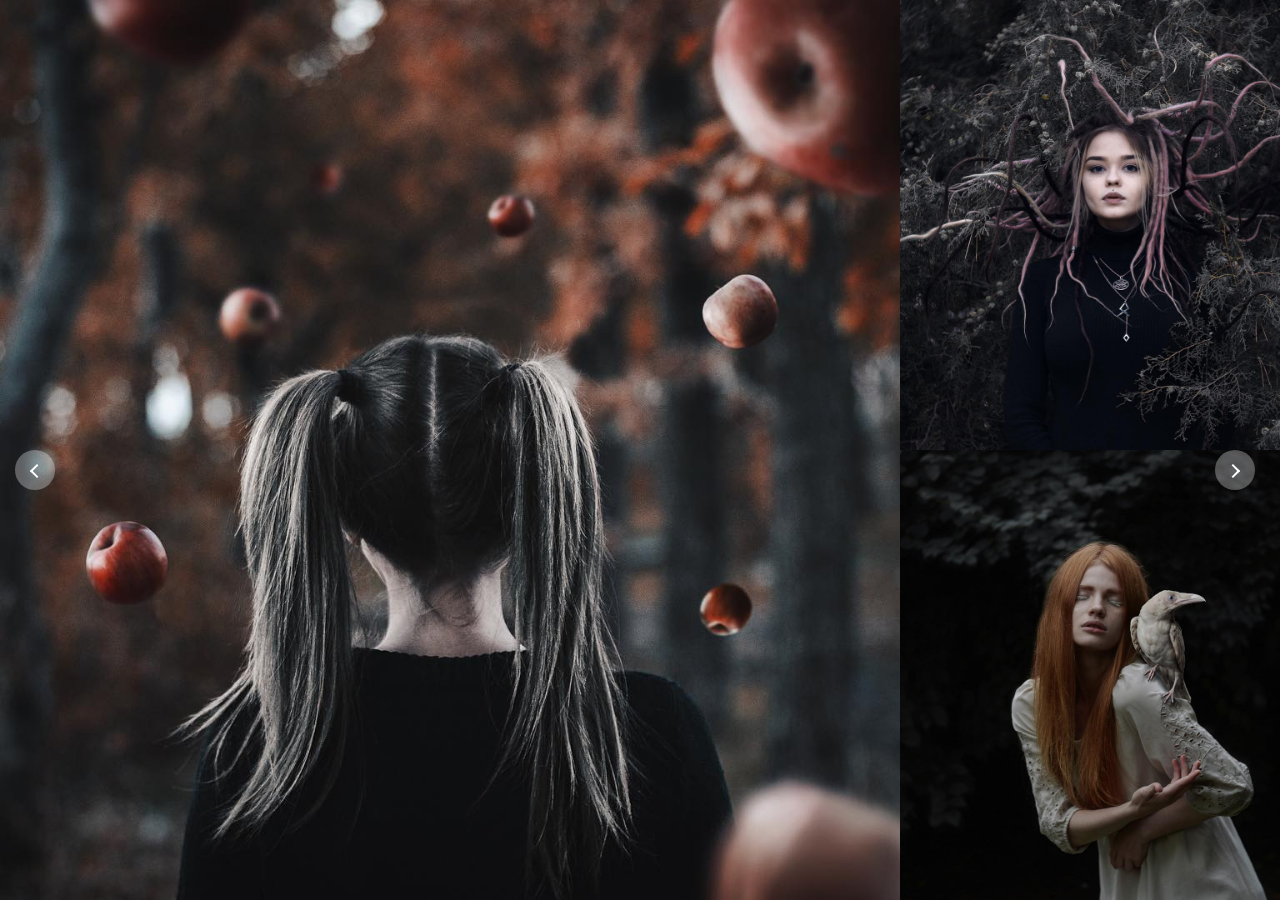
<file: index.html>
<!DOCTYPE html>
<html>
  <head>
    <meta charset="utf-8">
    <title>Instagrid</title>
    <link rel="stylesheet" href="stylesheets/style.css">
  </head>
  <body>
    <section class="gallery">

      <nav class="prev">
        <figure class="circle">
          <figure class="arrow-prev"></figure>
        </figure>
      </nav>

      <nav class="next">
        <figure class="circle">
          <figure class="arrow-next"></figure>
        </figure>
      </nav>


      <section class="photo">
        <div class="large">
          <img src="images/1.jpg" alt="" />
        </div>

        <section class="small">
          <img src="images/2.jpg" alt="" />
          <img src="images/3.jpg" alt="" />
        </section>
      </section>

      <section class="photo">
        <div class="large">
          <img src="images/4.jpg" alt="" />
        </div>

        <section class="small">
          <img src="images/5.jpg" alt="" />
          <img src="images/6.jpg" alt="" />
        </section>
      </section>

      <section class="photo">
        <div class="large">
          <img src="images/7.jpg" alt="" />
        </div>

        <section class="small">
          <img src="images/8.jpg" alt="" />
          <img src="images/9.jpg" alt="" />
        </section>
      </section>

      <section class="photo">
        <div class="large">
          <img src="images/10.jpg" alt="" />
        </div>

        <section class="small">
          <img src="images/11.jpg" alt="" />
          <img src="images/12.jpg" alt="" />
        </section>
      </section>

    </section>
  </body>
</html>
</file>
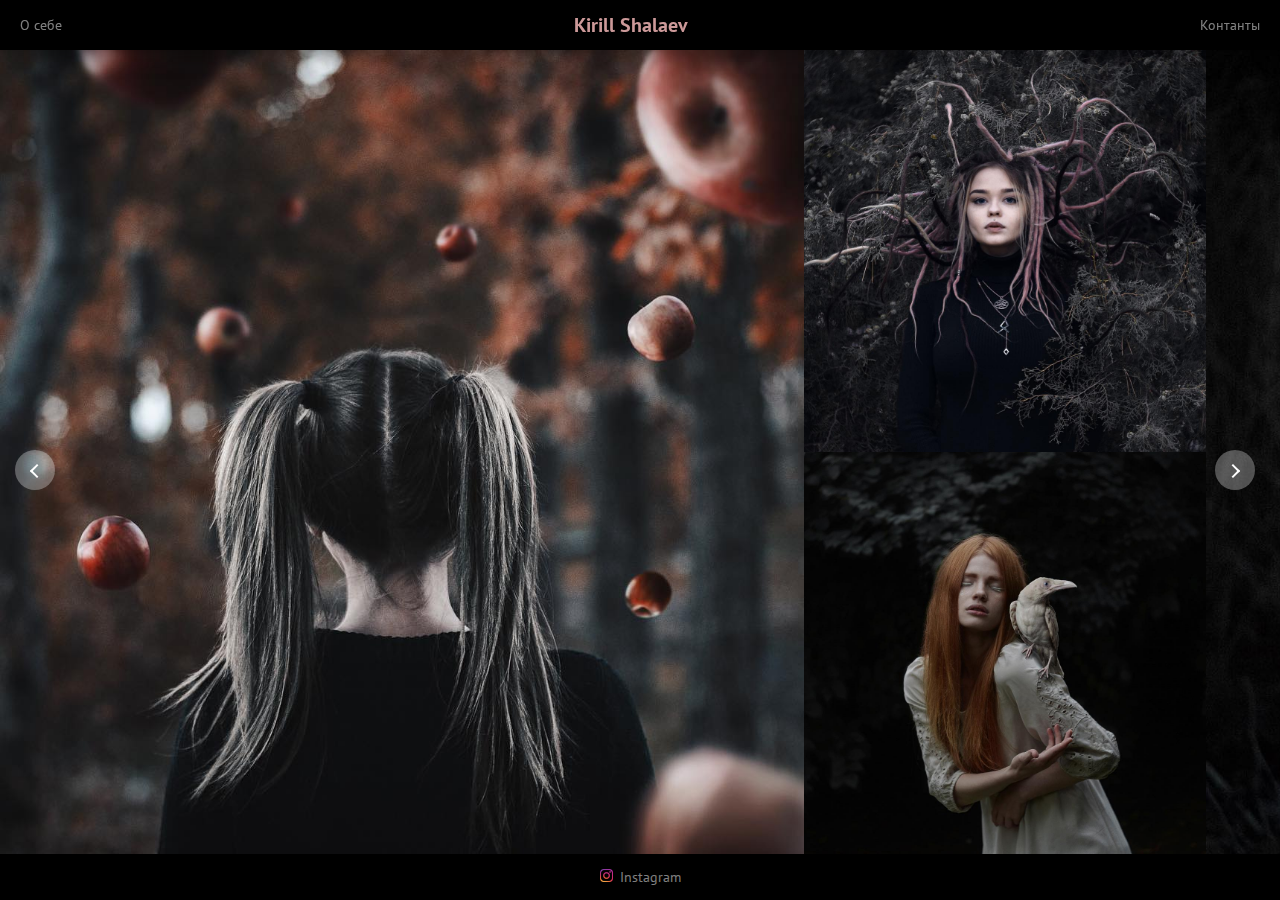
<file: post2.html>
<!DOCTYPE html>
<html>
  <head>
    <meta charset="utf-8">
    <title>Instagrid</title>
    <link rel="stylesheet" href="stylesheets/style.css">
  </head>
  <body>
    <div class="menubar">
      <a class="about" href="../posts.html">О себе</a>
      <a class="name" href="../index.html">Kirill Shalaev</a>
      <a class="contacts" href="https://vk.com/ksusha_chezz">Контанты</a>
    </div>

    <section class="gallery2">

      <nav class="prev">
        <figure class="circle">
          <figure class="arrow-prev"></figure>
        </figure>
      </nav>

      <nav class="next">
        <figure class="circle">
          <figure class="arrow-next"></figure>
        </figure>
      </nav>

      <section class="photo">
        <div class="large2">
          <img src="images/1.jpg" alt="" />
        </div>

        <section class="small2">
          <img src="images/2.jpg" alt="" />
          <img src="images/3.jpg" alt="" />
        </section>
      </section>

      <section class="photo">
        <div class="large2">
          <img src="images/4.jpg" alt="" />
        </div>

        <section class="small2">
          <img src="images/5.jpg" alt="" />
          <img src="images/6.jpg" alt="" />
        </section>
      </section>

      <section class="photo">
        <div class="large2">
          <img src="images/7.jpg" alt="" />
        </div>

        <section class="small2">
          <img src="images/8.jpg" alt="" />
          <img src="images/9.jpg" alt="" />
        </section>
      </section>

      <section class="photo">
        <div class="large2">
          <img src="images/10.jpg" alt="" />
        </div>

        <section class="small2">
          <img src="images/11.jpg" alt="" />
          <img src="images/12.jpg" alt="" />
        </section>
      </section>
    </section>

    <footer>
      <a class="instagram" href="https://www.instagram.com/illus1on_life/"></a>
      <a href="https://www.instagram.com/illus1on_life/">Instagram</a>
    </footer>

  </body>
</html>
</file>
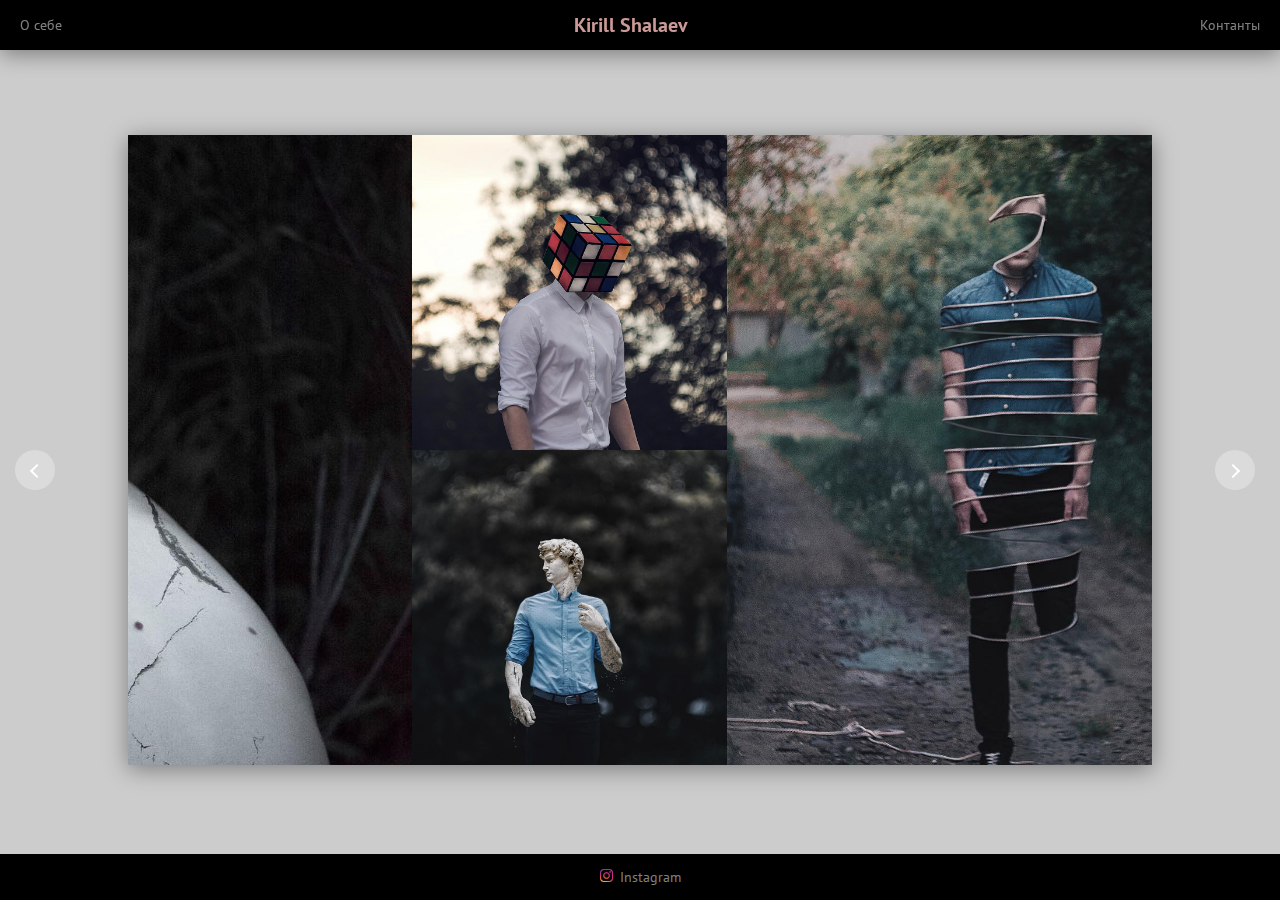
<file: post3.html>
<!DOCTYPE html>
<html>
  <head>
    <meta charset="utf-8">
    <title>Instagrid</title>
    <link rel="stylesheet" href="stylesheets/style.css">
  </head>
  <body>
    <nav class="menubar">
      <a class="about" href="../posts.html">О себе</a>
      <a class="name" href="../index.html">Kirill Shalaev</a>
      <a class="contacts" href="https://vk.com/ksusha_chezz">Контанты</a>
    </nav>

    <section class="gallery3">

      <nav class="prev">
        <figure class="circle">
          <figure class="arrow-prev"></figure>
        </figure>
      </nav>

      <nav class="next">
        <figure class="circle">
          <figure class="arrow-next"></figure>
        </figure>
      </nav>

      <section class="photo">
        <div class="large3">
          <img src="images/1.jpg" alt="" />
        </div>

        <section class="small3">
          <img src="images/2.jpg" alt="" />
          <img src="images/3.jpg" alt="" />
        </section>
      </section>

      <section class="photo">
        <div class="large2">
          <img src="images/4.jpg" alt="" />
        </div>

        <section class="small3">
          <img src="images/5.jpg" alt="" />
          <img src="images/6.jpg" alt="" />
        </section>
      </section>

      <section class="photo">
        <div class="large3">
          <img src="images/7.jpg" alt="" />
        </div>

        <section class="small3">
          <img src="images/8.jpg" alt="" />
          <img src="images/9.jpg" alt="" />
        </section>
      </section>

      <section class="photo">
        <div class="large3">
          <img src="images/10.jpg" alt="" />
        </div>

        <section class="small3">
          <img src="images/11.jpg" alt="" />
          <img src="images/12.jpg" alt="" />
        </section>
      </section>
    </section>

    <footer>
      <a class="instagram" href="https://www.instagram.com/illus1on_life/"></a>
      <a href="https://www.instagram.com/illus1on_life/">Instagram</a>
    </footer>
  </body>
</html>
</file>
<file: stylesheets/style.css>
@import 'reset.css';
@import 'https://fonts.googleapis.com/css?family=PT+Sans+Caption:400,700|PT+Sans:400,400i,700,700i&subset=cyrillic';

@import 'layout.css';
@import 'menubar.css';
@import 'nav.css';


@import 'gallery.css';
</file>
